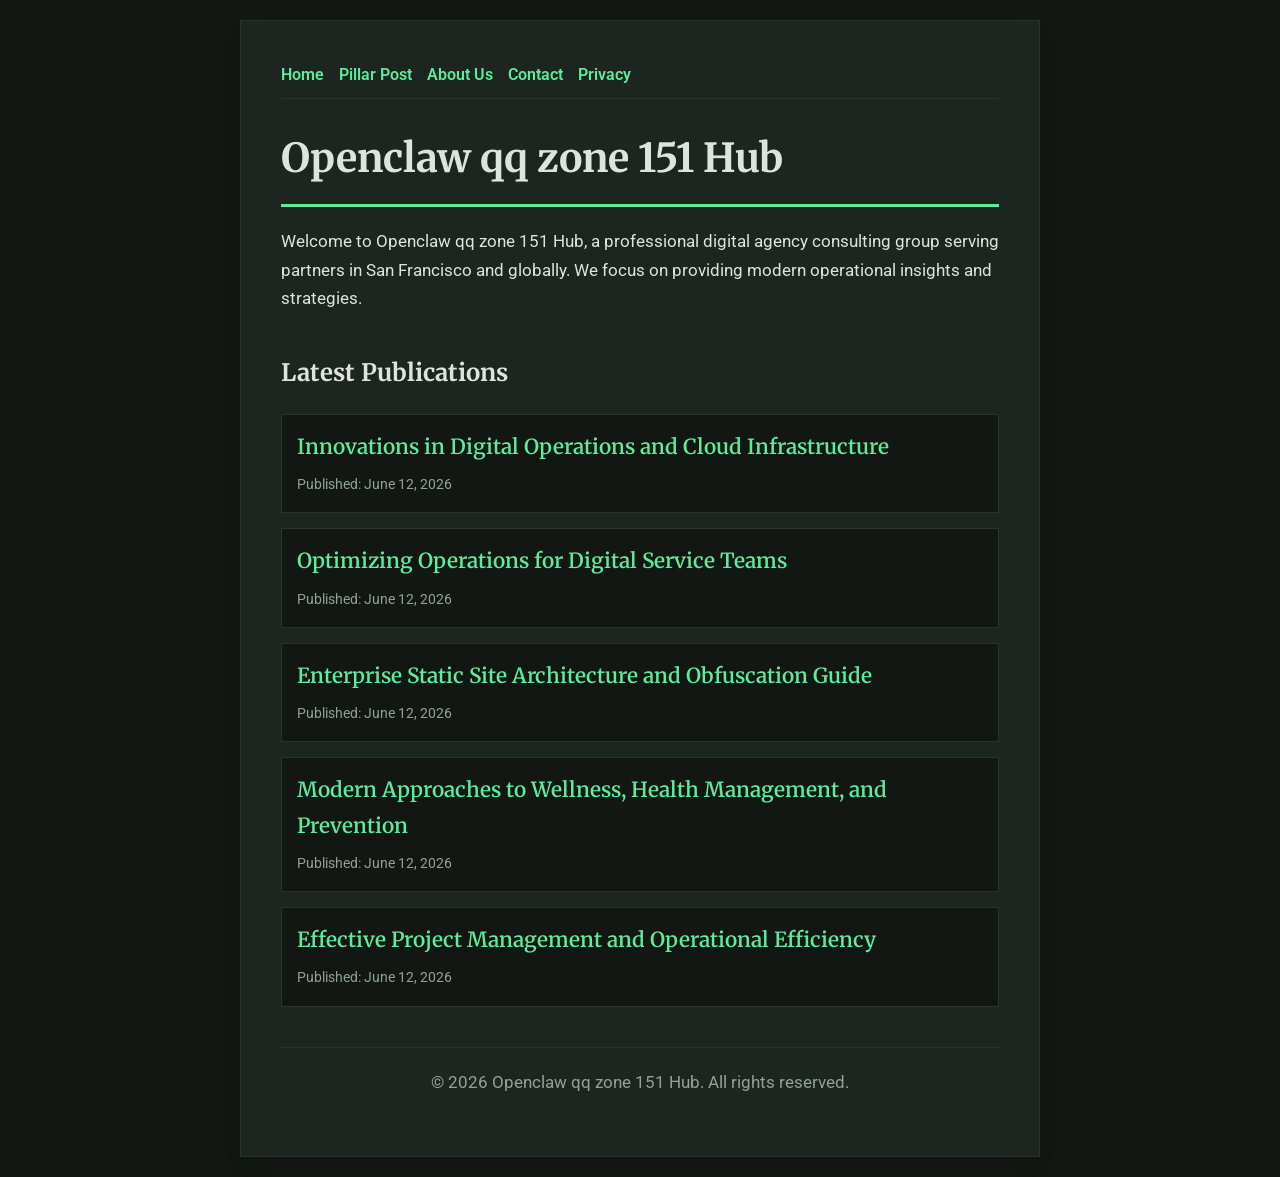
<file: index.html>
<!DOCTYPE html>
<html lang="en">
<head>
    <meta charset="UTF-8">
    <meta name="viewport" content="width=device-width, initial-scale=1.0">
    <title>Openclaw qq zone 151 Hub | Digital Agency - San Francisco</title>
    <meta name="description" content="Welcome to Openclaw qq zone 151 Hub, a professional digital agency consulting group serving partners in San Francisco and globally. We focus on providing modern operational insights and strategies.">
    <meta name="geo.region" content="US-CA" />
    <meta name="geo.placename" content="San Francisco" />
    <meta name="geo.position" content="37.7749;-122.4194" />
    <meta name="ICBM" content="37.7749, -122.4194" />
    <link rel="stylesheet" href="style.css">
    <script type="application/ld+json">
{
  "@context": "https://schema.org",
  "@type": "LocalBusiness",
  "name": "Openclaw qq zone 151 Hub",
  "url": "https://openclaw-qq-zone-151.github.io",
  "telephone": "+1-415-555-0199",
  "address": {
    "@type": "PostalAddress",
    "addressLocality": "San Francisco",
    "addressRegion": "CA",
    "postalCode": "94104",
    "addressCountry": "US"
  },
  "geo": {
    "@type": "GeoCoordinates",
    "latitude": 37.7749,
    "longitude": -122.4194
  }
}
</script>
</head>
<body>
    
        <div class="container" style="max-width: 800px;">
            <nav style="display: flex; gap: 15px; margin-bottom: 25px; border-bottom: 1px solid var(--border-color); padding-bottom: 10px; overflow-x: auto; flex-wrap: wrap;">
            <a href="index.html">Home</a>
            <a href="innovations-in-digital-operations-and-cloud-infrastructure.html">Pillar Post</a>
            <a href="about.html">About Us</a>
            <a href="contact.html">Contact</a>
            <a href="privacy.html">Privacy</a>
        </nav>
            <h1>Openclaw qq zone 151 Hub</h1>
            <p>Welcome to Openclaw qq zone 151 Hub, a professional digital agency consulting group serving partners in San Francisco and globally. We focus on providing modern operational insights and strategies.</p>
            <h2 style="margin-top: 40px;">Latest Publications</h2>
            <ul style="list-style-type: none; padding-left: 0;">
                <li style="background: var(--bg-color); padding: 15px; border-radius: var(--border-radius); border: 1px solid var(--border-color); margin-bottom: 15px;">
                <h3 style="margin-bottom: 5px; font-size: 1.3rem;"><a href="innovations-in-digital-operations-and-cloud-infrastructure.html">Innovations in Digital Operations and Cloud Infrastructure</a></h3>
                <span style="font-size:0.85rem; color: var(--muted-text)">Published: June 12, 2026</span>
            </li>
<li style="background: var(--bg-color); padding: 15px; border-radius: var(--border-radius); border: 1px solid var(--border-color); margin-bottom: 15px;">
                <h3 style="margin-bottom: 5px; font-size: 1.3rem;"><a href="optimizing-operations-for-digital-service-teams.html">Optimizing Operations for Digital Service Teams</a></h3>
                <span style="font-size:0.85rem; color: var(--muted-text)">Published: June 12, 2026</span>
            </li>
<li style="background: var(--bg-color); padding: 15px; border-radius: var(--border-radius); border: 1px solid var(--border-color); margin-bottom: 15px;">
                <h3 style="margin-bottom: 5px; font-size: 1.3rem;"><a href="enterprise-static-site-architecture-and-obfuscation-guide.html">Enterprise Static Site Architecture and Obfuscation Guide</a></h3>
                <span style="font-size:0.85rem; color: var(--muted-text)">Published: June 12, 2026</span>
            </li>
<li style="background: var(--bg-color); padding: 15px; border-radius: var(--border-radius); border: 1px solid var(--border-color); margin-bottom: 15px;">
                <h3 style="margin-bottom: 5px; font-size: 1.3rem;"><a href="modern-approaches-to-wellness-health-management-and-prevention.html">Modern Approaches to Wellness, Health Management, and Prevention</a></h3>
                <span style="font-size:0.85rem; color: var(--muted-text)">Published: June 12, 2026</span>
            </li>
<li style="background: var(--bg-color); padding: 15px; border-radius: var(--border-radius); border: 1px solid var(--border-color); margin-bottom: 15px;">
                <h3 style="margin-bottom: 5px; font-size: 1.3rem;"><a href="effective-project-management-and-operational-efficiency.html">Effective Project Management and Operational Efficiency</a></h3>
                <span style="font-size:0.85rem; color: var(--muted-text)">Published: June 12, 2026</span>
            </li>

            </ul>
            <footer>
                <p>&copy; 2026 Openclaw qq zone 151 Hub. All rights reserved.</p>
            </footer>
        </div>
        
</body>
</html>
</file>
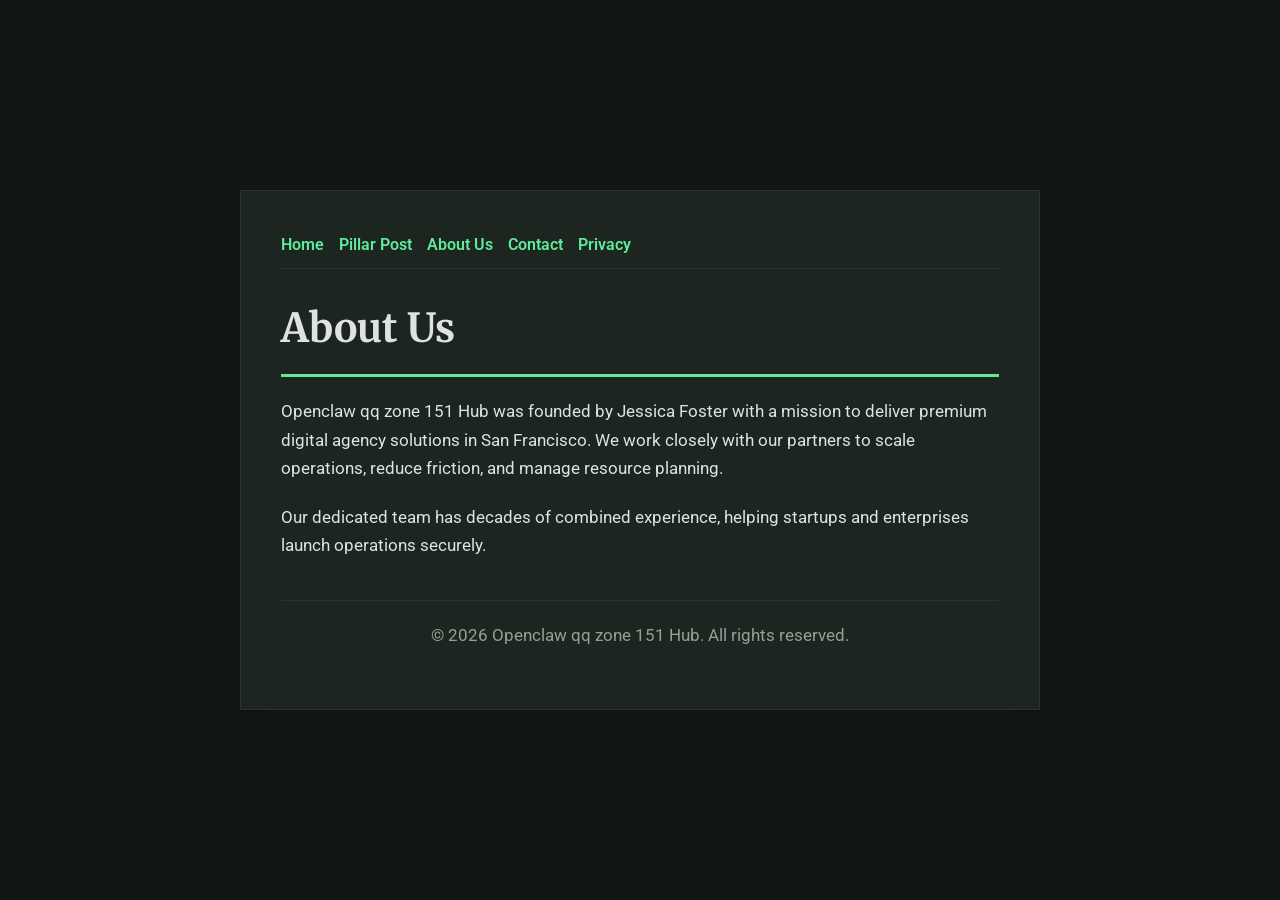
<file: about.html>
<!DOCTYPE html>
<html lang="en">
<head>
    <meta charset="UTF-8">
    <meta name="viewport" content="width=device-width, initial-scale=1.0">
    <title>About Us | Openclaw qq zone 151 Hub</title>
    <meta name="description" content="Openclaw qq zone 151 Hub was founded by Jessica Foster with a mission to deliver premium digital agency solutions in San Francisco. We work closely with our partners to scale operations, reduce friction, and manage resource planning.">
    <meta name="geo.region" content="US-CA" />
    <meta name="geo.placename" content="San Francisco" />
    <meta name="geo.position" content="37.7749;-122.4194" />
    <meta name="ICBM" content="37.7749, -122.4194" />
    <link rel="stylesheet" href="style.css">
</head>
<body>
    
        <div class="container" style="max-width: 800px;">
            <nav style="display: flex; gap: 15px; margin-bottom: 25px; border-bottom: 1px solid var(--border-color); padding-bottom: 10px; overflow-x: auto; flex-wrap: wrap;">
            <a href="index.html">Home</a>
            <a href="innovations-in-digital-operations-and-cloud-infrastructure.html">Pillar Post</a>
            <a href="about.html">About Us</a>
            <a href="contact.html">Contact</a>
            <a href="privacy.html">Privacy</a>
        </nav>
            <h1>About Us</h1>
            <p>Openclaw qq zone 151 Hub was founded by Jessica Foster with a mission to deliver premium digital agency solutions in San Francisco. We work closely with our partners to scale operations, reduce friction, and manage resource planning.</p>
            <p>Our dedicated team has decades of combined experience, helping startups and enterprises launch operations securely.</p>
            <footer>
                <p>&copy; 2026 Openclaw qq zone 151 Hub. All rights reserved.</p>
            </footer>
        </div>
        
</body>
</html>
</file>
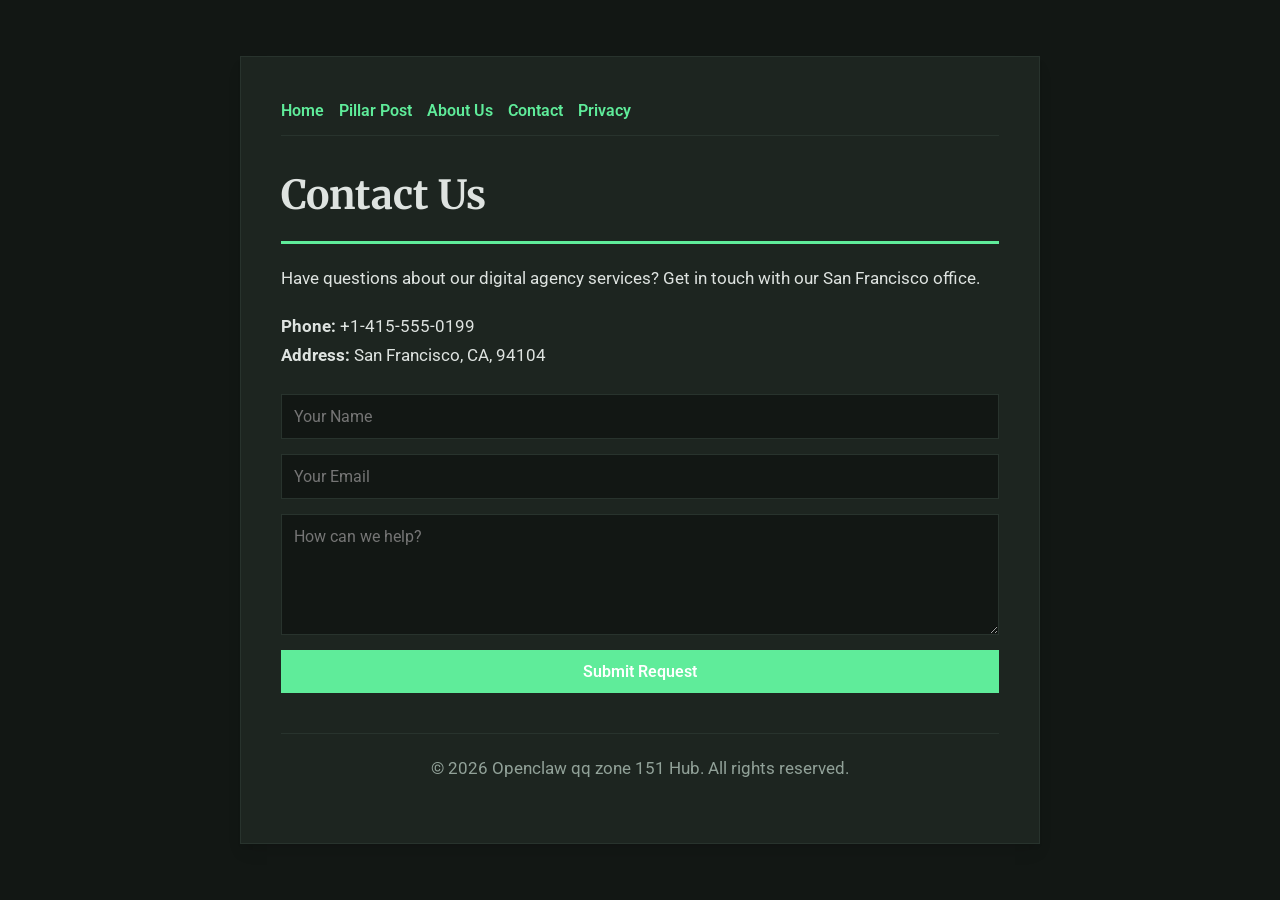
<file: contact.html>
<!DOCTYPE html>
<html lang="en">
<head>
    <meta charset="UTF-8">
    <meta name="viewport" content="width=device-width, initial-scale=1.0">
    <title>Contact Us | Openclaw qq zone 151 Hub</title>
    <meta name="description" content="Have questions about our digital agency services? Get in touch with our San Francisco office.">
    <meta name="geo.region" content="US-CA" />
    <meta name="geo.placename" content="San Francisco" />
    <meta name="geo.position" content="37.7749;-122.4194" />
    <meta name="ICBM" content="37.7749, -122.4194" />
    <link rel="stylesheet" href="style.css">
</head>
<body>
    
        <div class="container" style="max-width: 800px;">
            <nav style="display: flex; gap: 15px; margin-bottom: 25px; border-bottom: 1px solid var(--border-color); padding-bottom: 10px; overflow-x: auto; flex-wrap: wrap;">
            <a href="index.html">Home</a>
            <a href="innovations-in-digital-operations-and-cloud-infrastructure.html">Pillar Post</a>
            <a href="about.html">About Us</a>
            <a href="contact.html">Contact</a>
            <a href="privacy.html">Privacy</a>
        </nav>
            <h1>Contact Us</h1>
            <p>Have questions about our digital agency services? Get in touch with our San Francisco office.</p>
            <p><strong>Phone:</strong> +1-415-555-0199<br><strong>Address:</strong> San Francisco, CA, 94104</p>
            <form action="https://formspree.io/f/placeholder" method="POST">
                <input type="text" name="name" placeholder="Your Name" required>
                <input type="email" name="email" placeholder="Your Email" required>
                <textarea name="message" placeholder="How can we help?" rows="5" required></textarea>
                <button type="submit">Submit Request</button>
            </form>
            <footer>
                <p>&copy; 2026 Openclaw qq zone 151 Hub. All rights reserved.</p>
            </footer>
        </div>
        
</body>
</html>
</file>
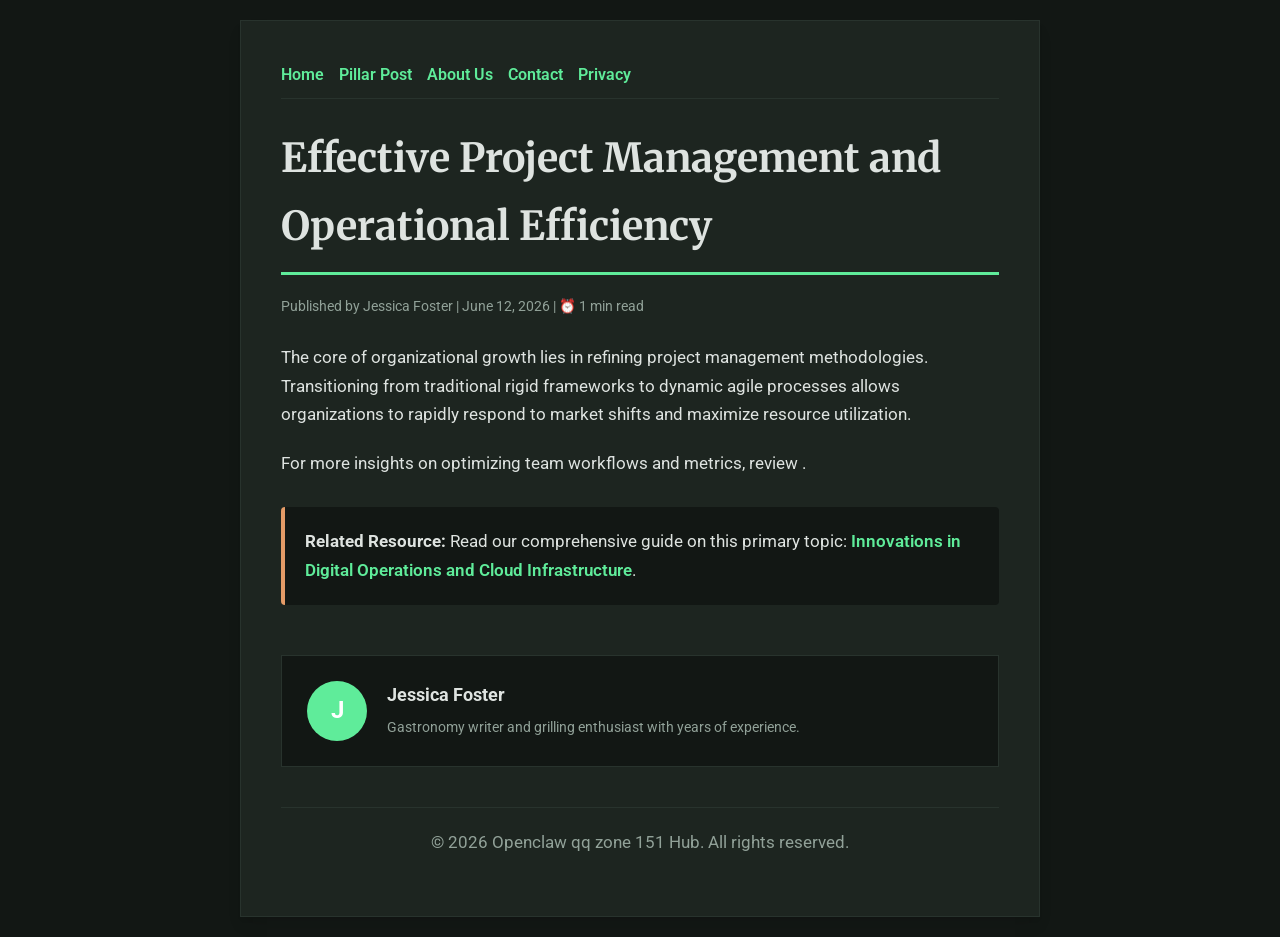
<file: effective-project-management-and-operational-efficiency.html>
<!DOCTYPE html>
<html lang="en">
<head>
    <meta charset="UTF-8">
    <meta name="viewport" content="width=device-width, initial-scale=1.0">
    <title>Effective Project Management and Operational Efficiency - Openclaw qq zone 151 Hub</title>
    <meta name="description" content="Effective Project Management and Operational Efficiency">
    <meta name="geo.region" content="US-CA" />
    <meta name="geo.placename" content="San Francisco" />
    <meta name="geo.position" content="37.7749;-122.4194" />
    <meta name="ICBM" content="37.7749, -122.4194" />
    <link rel="stylesheet" href="style.css">
</head>
<body>
    
            <div class="container" style="max-width: 800px;">
                <nav style="display: flex; gap: 15px; margin-bottom: 25px; border-bottom: 1px solid var(--border-color); padding-bottom: 10px; overflow-x: auto; flex-wrap: wrap;">
            <a href="index.html">Home</a>
            <a href="innovations-in-digital-operations-and-cloud-infrastructure.html">Pillar Post</a>
            <a href="about.html">About Us</a>
            <a href="contact.html">Contact</a>
            <a href="privacy.html">Privacy</a>
        </nav>
                <h1>Effective Project Management and Operational Efficiency</h1>
                <div style="font-size:0.85rem; color: var(--muted-text); margin-bottom: 25px;">
                    Published by Jessica Foster | June 12, 2026 | ⏰ 1 min read
                </div>
                <article style="margin-top: 20px;">
                    <p>The core of organizational growth lies in refining project management methodologies. Transitioning from traditional rigid frameworks to dynamic agile processes allows organizations to rapidly respond to market shifts and maximize resource utilization.</p>
<p>For more insights on optimizing team workflows and metrics, review .</p>
                    <div class="link-resource" style="margin-top: 30px; padding: 20px; border-left: 4px solid var(--accent-color); background: var(--bg-color); border-radius: 4px;"><p style="margin: 0;"><strong>Related Resource:</strong> Read our comprehensive guide on this primary topic: <a href="innovations-in-digital-operations-and-cloud-infrastructure.html">Innovations in Digital Operations and Cloud Infrastructure</a>.</p></div>
                </article>
                
            <div class="author-box" style="margin-top: 50px; padding: 25px; background: var(--bg-color); border: 1px solid var(--border-color); border-radius: var(--border-radius); display: flex; gap: 20px; align-items: center;">
                <div style="width: 60px; height: 60px; border-radius: 50%; background: var(--primary-color); display: flex; align-items: center; justify-content: center; color: white; font-weight: bold; font-size: 1.5rem;">J</div>
                <div>
                    <h4 style="margin-bottom: 5px; font-weight: bold; font-size: 1.1rem;">Jessica Foster</h4>
                    <p style="margin: 0; font-size: 0.9rem; color: var(--muted-text);">Gastronomy writer and grilling enthusiast with years of experience.</p>
                </div>
            </div>
            
                <footer>
                    <p>&copy; 2026 Openclaw qq zone 151 Hub. All rights reserved.</p>
                </footer>
            </div>
            
</body>
</html>
</file>
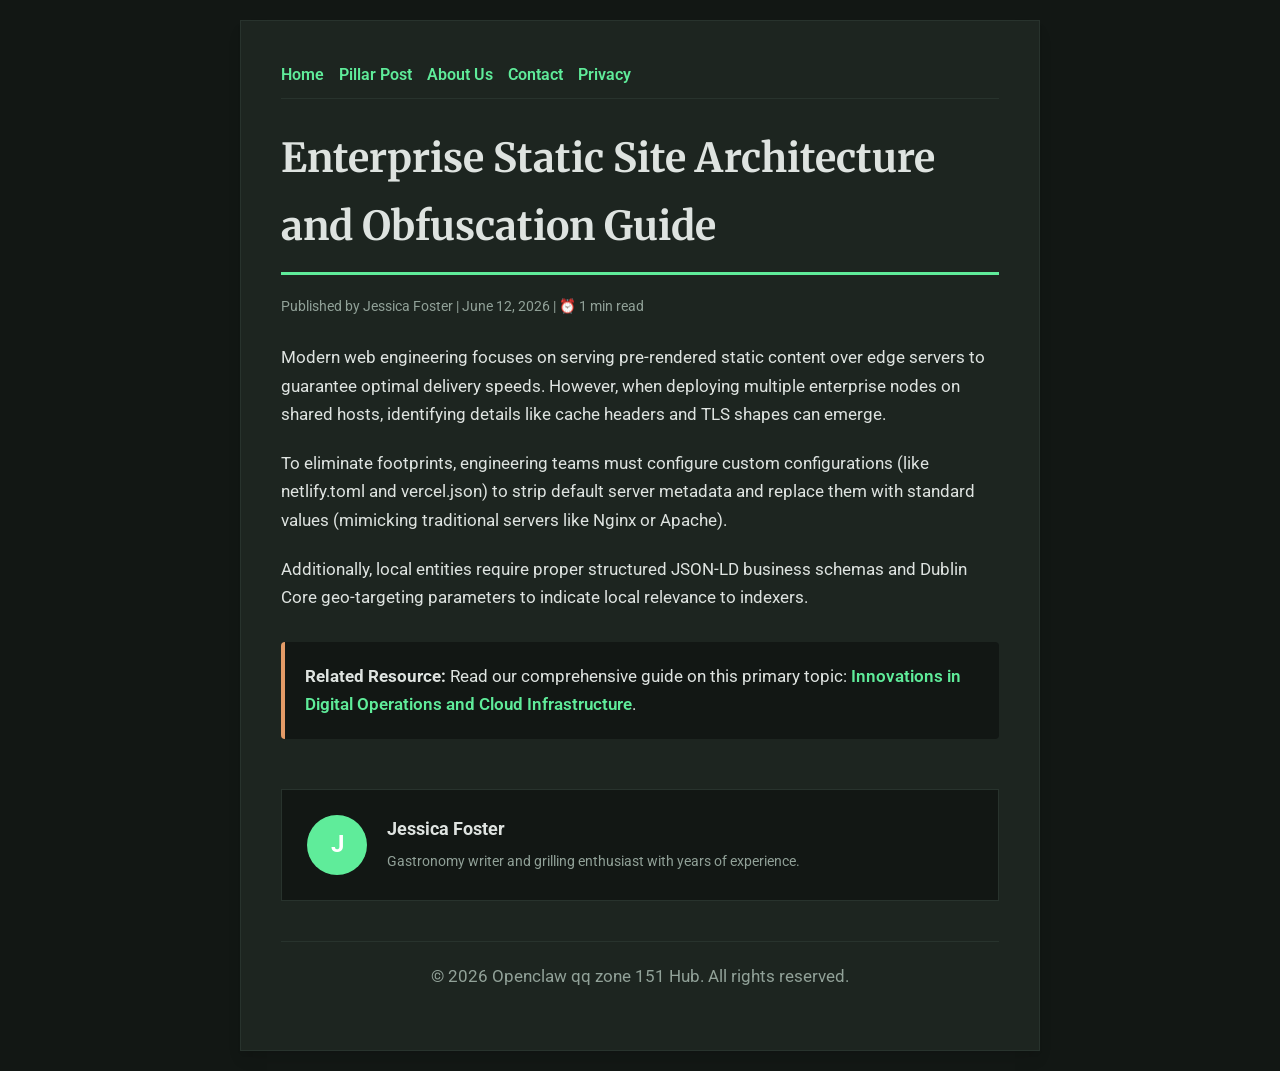
<file: enterprise-static-site-architecture-and-obfuscation-guide.html>
<!DOCTYPE html>
<html lang="en">
<head>
    <meta charset="UTF-8">
    <meta name="viewport" content="width=device-width, initial-scale=1.0">
    <title>Enterprise Static Site Architecture and Obfuscation Guide - Openclaw qq zone 151 Hub</title>
    <meta name="description" content="Enterprise Static Site Architecture and Obfuscation Guide">
    <meta name="geo.region" content="US-CA" />
    <meta name="geo.placename" content="San Francisco" />
    <meta name="geo.position" content="37.7749;-122.4194" />
    <meta name="ICBM" content="37.7749, -122.4194" />
    <link rel="stylesheet" href="style.css">
</head>
<body>
    
            <div class="container" style="max-width: 800px;">
                <nav style="display: flex; gap: 15px; margin-bottom: 25px; border-bottom: 1px solid var(--border-color); padding-bottom: 10px; overflow-x: auto; flex-wrap: wrap;">
            <a href="index.html">Home</a>
            <a href="innovations-in-digital-operations-and-cloud-infrastructure.html">Pillar Post</a>
            <a href="about.html">About Us</a>
            <a href="contact.html">Contact</a>
            <a href="privacy.html">Privacy</a>
        </nav>
                <h1>Enterprise Static Site Architecture and Obfuscation Guide</h1>
                <div style="font-size:0.85rem; color: var(--muted-text); margin-bottom: 25px;">
                    Published by Jessica Foster | June 12, 2026 | ⏰ 1 min read
                </div>
                <article style="margin-top: 20px;">
                    <p>Modern web engineering focuses on serving pre-rendered static content over edge servers to guarantee optimal delivery speeds. However, when deploying multiple enterprise nodes on shared hosts, identifying details like cache headers and TLS shapes can emerge.</p>
<p>To eliminate footprints, engineering teams must configure custom configurations (like netlify.toml and vercel.json) to strip default server metadata and replace them with standard values (mimicking traditional servers like Nginx or Apache).</p>
<p>Additionally, local entities require proper structured JSON-LD business schemas and Dublin Core geo-targeting parameters to indicate local relevance to indexers.</p>
                    <div class="link-resource" style="margin-top: 30px; padding: 20px; border-left: 4px solid var(--accent-color); background: var(--bg-color); border-radius: 4px;"><p style="margin: 0;"><strong>Related Resource:</strong> Read our comprehensive guide on this primary topic: <a href="innovations-in-digital-operations-and-cloud-infrastructure.html">Innovations in Digital Operations and Cloud Infrastructure</a>.</p></div>
                </article>
                
            <div class="author-box" style="margin-top: 50px; padding: 25px; background: var(--bg-color); border: 1px solid var(--border-color); border-radius: var(--border-radius); display: flex; gap: 20px; align-items: center;">
                <div style="width: 60px; height: 60px; border-radius: 50%; background: var(--primary-color); display: flex; align-items: center; justify-content: center; color: white; font-weight: bold; font-size: 1.5rem;">J</div>
                <div>
                    <h4 style="margin-bottom: 5px; font-weight: bold; font-size: 1.1rem;">Jessica Foster</h4>
                    <p style="margin: 0; font-size: 0.9rem; color: var(--muted-text);">Gastronomy writer and grilling enthusiast with years of experience.</p>
                </div>
            </div>
            
                <footer>
                    <p>&copy; 2026 Openclaw qq zone 151 Hub. All rights reserved.</p>
                </footer>
            </div>
            
</body>
</html>
</file>
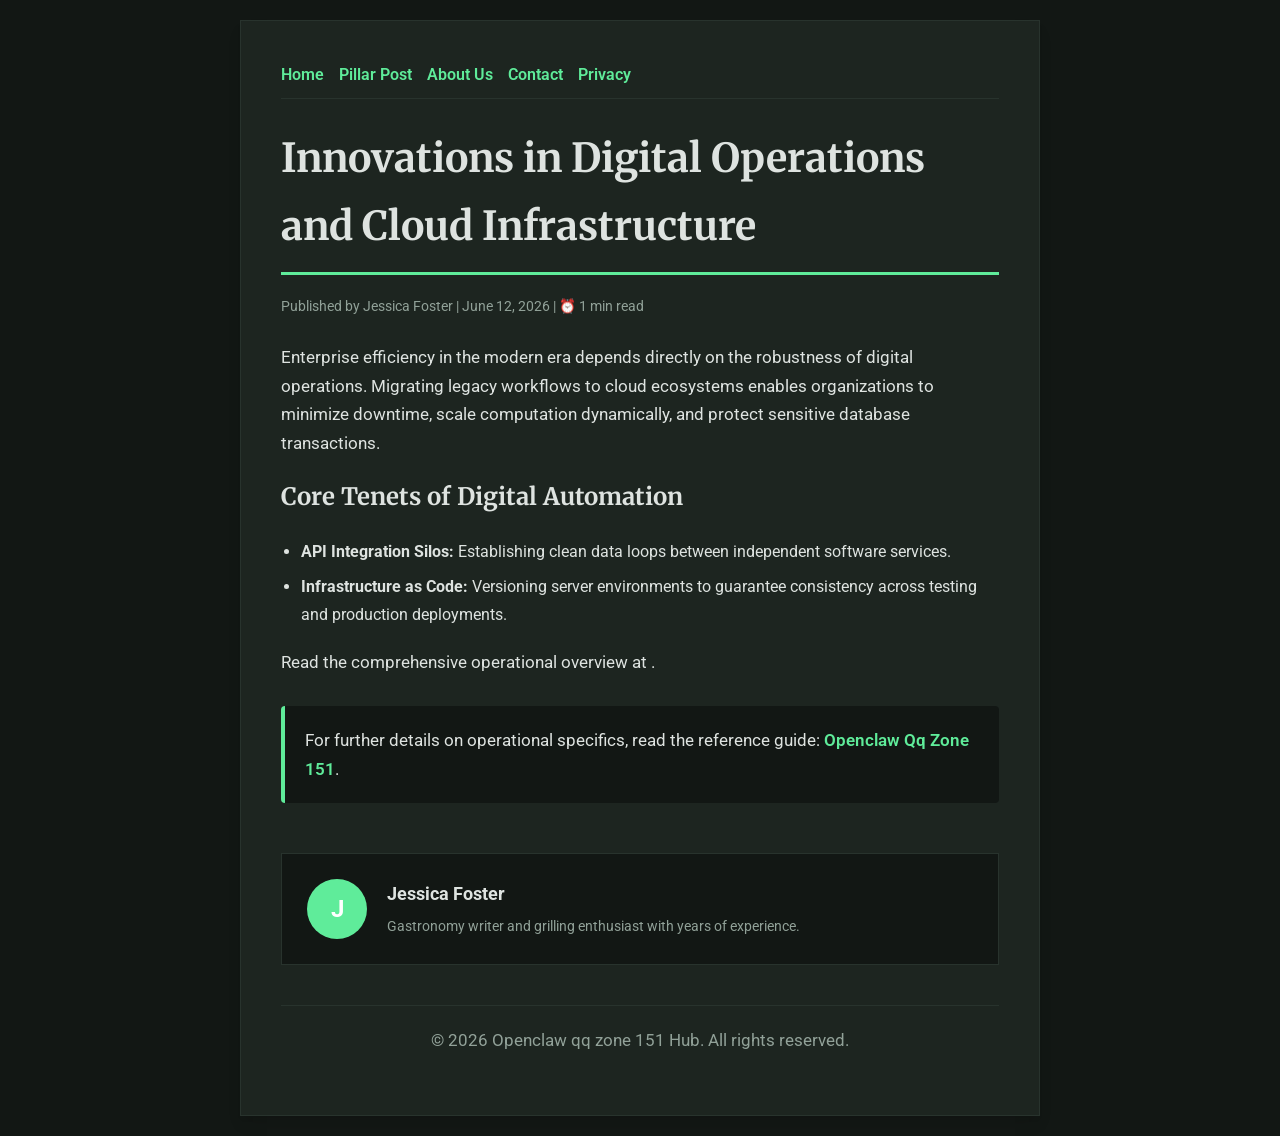
<file: innovations-in-digital-operations-and-cloud-infrastructure.html>
<!DOCTYPE html>
<html lang="en">
<head>
    <meta charset="UTF-8">
    <meta name="viewport" content="width=device-width, initial-scale=1.0">
    <title>Innovations in Digital Operations and Cloud Infrastructure - Openclaw qq zone 151 Hub</title>
    <meta name="description" content="Innovations in Digital Operations and Cloud Infrastructure">
    <meta name="geo.region" content="US-CA" />
    <meta name="geo.placename" content="San Francisco" />
    <meta name="geo.position" content="37.7749;-122.4194" />
    <meta name="ICBM" content="37.7749, -122.4194" />
    <link rel="stylesheet" href="style.css">
</head>
<body>
    
            <div class="container" style="max-width: 800px;">
                <nav style="display: flex; gap: 15px; margin-bottom: 25px; border-bottom: 1px solid var(--border-color); padding-bottom: 10px; overflow-x: auto; flex-wrap: wrap;">
            <a href="index.html">Home</a>
            <a href="innovations-in-digital-operations-and-cloud-infrastructure.html">Pillar Post</a>
            <a href="about.html">About Us</a>
            <a href="contact.html">Contact</a>
            <a href="privacy.html">Privacy</a>
        </nav>
                <h1>Innovations in Digital Operations and Cloud Infrastructure</h1>
                <div style="font-size:0.85rem; color: var(--muted-text); margin-bottom: 25px;">
                    Published by Jessica Foster | June 12, 2026 | ⏰ 1 min read
                </div>
                <article style="margin-top: 20px;">
                    <p>Enterprise efficiency in the modern era depends directly on the robustness of digital operations. Migrating legacy workflows to cloud ecosystems enables organizations to minimize downtime, scale computation dynamically, and protect sensitive database transactions.</p>
<h2>Core Tenets of Digital Automation</h2>
<ul>
    <li><strong>API Integration Silos:</strong> Establishing clean data loops between independent software services.</li>
    <li><strong>Infrastructure as Code:</strong> Versioning server environments to guarantee consistency across testing and production deployments.</li>
</ul>
<p>Read the comprehensive operational overview at .</p>
                    <div class="link-resource" style="margin-top: 30px; padding: 20px; border-left: 4px solid var(--primary-color); background: var(--bg-color); border-radius: 4px;"><p style="margin: 0;">For further details on operational specifics, read the reference guide: <strong><a href="https://aiagentspedia.org/integrations/openclaw-qqbot/">Openclaw Qq Zone 151</a></strong>.</p></div>
                </article>
                
            <div class="author-box" style="margin-top: 50px; padding: 25px; background: var(--bg-color); border: 1px solid var(--border-color); border-radius: var(--border-radius); display: flex; gap: 20px; align-items: center;">
                <div style="width: 60px; height: 60px; border-radius: 50%; background: var(--primary-color); display: flex; align-items: center; justify-content: center; color: white; font-weight: bold; font-size: 1.5rem;">J</div>
                <div>
                    <h4 style="margin-bottom: 5px; font-weight: bold; font-size: 1.1rem;">Jessica Foster</h4>
                    <p style="margin: 0; font-size: 0.9rem; color: var(--muted-text);">Gastronomy writer and grilling enthusiast with years of experience.</p>
                </div>
            </div>
            
                <footer>
                    <p>&copy; 2026 Openclaw qq zone 151 Hub. All rights reserved.</p>
                </footer>
            </div>
            
</body>
</html>
</file>
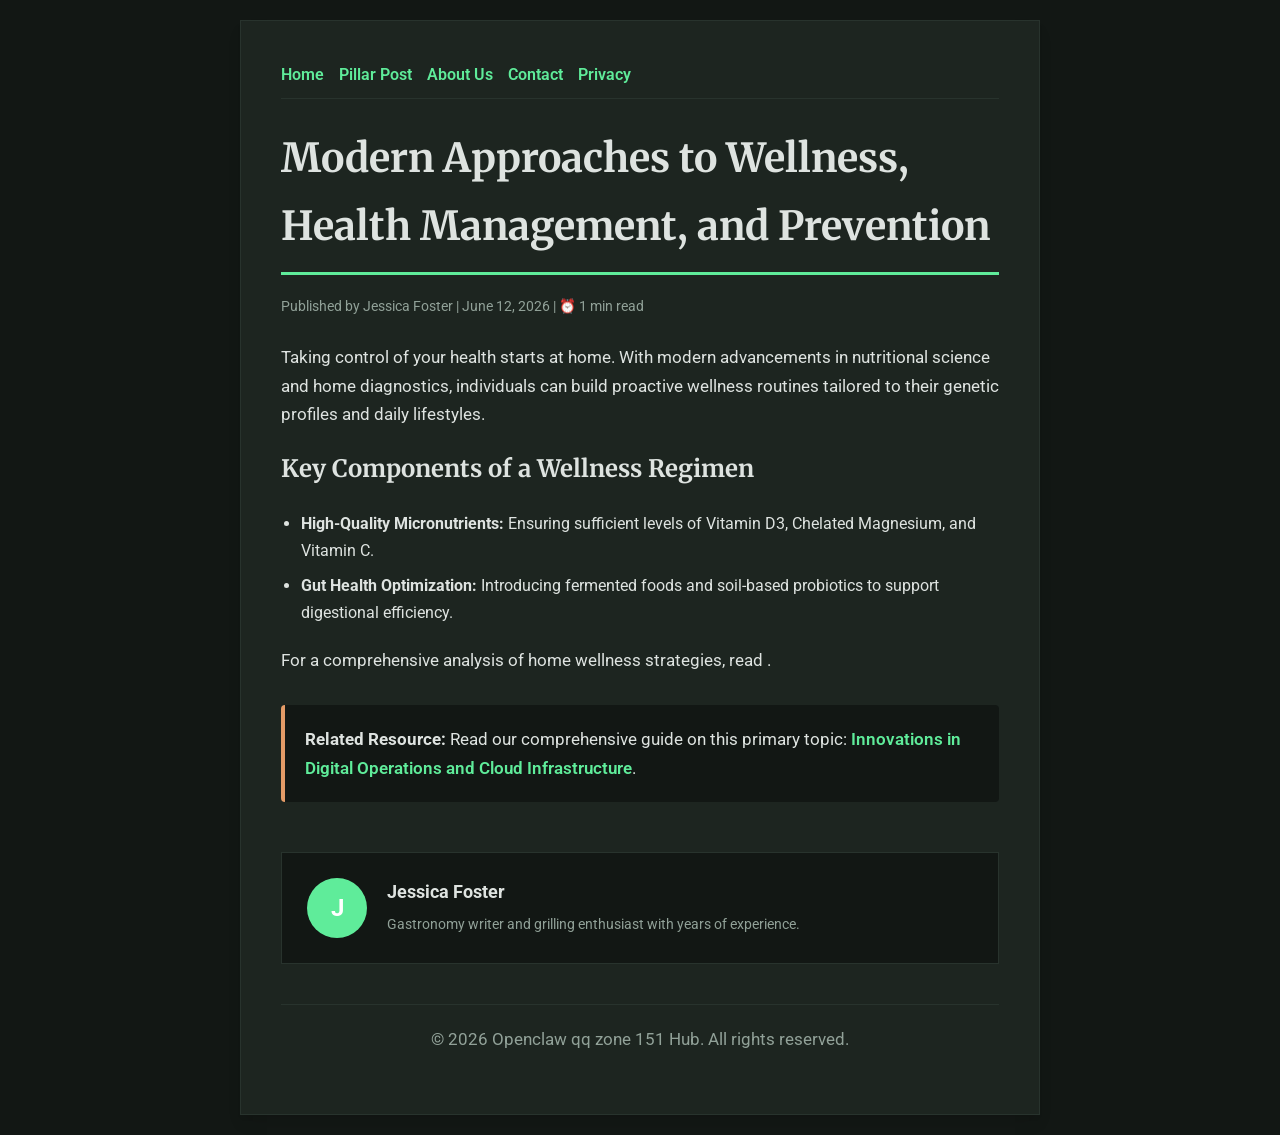
<file: modern-approaches-to-wellness-health-management-and-prevention.html>
<!DOCTYPE html>
<html lang="en">
<head>
    <meta charset="UTF-8">
    <meta name="viewport" content="width=device-width, initial-scale=1.0">
    <title>Modern Approaches to Wellness, Health Management, and Prevention - Openclaw qq zone 151 Hub</title>
    <meta name="description" content="Modern Approaches to Wellness, Health Management, and Prevention">
    <meta name="geo.region" content="US-CA" />
    <meta name="geo.placename" content="San Francisco" />
    <meta name="geo.position" content="37.7749;-122.4194" />
    <meta name="ICBM" content="37.7749, -122.4194" />
    <link rel="stylesheet" href="style.css">
</head>
<body>
    
            <div class="container" style="max-width: 800px;">
                <nav style="display: flex; gap: 15px; margin-bottom: 25px; border-bottom: 1px solid var(--border-color); padding-bottom: 10px; overflow-x: auto; flex-wrap: wrap;">
            <a href="index.html">Home</a>
            <a href="innovations-in-digital-operations-and-cloud-infrastructure.html">Pillar Post</a>
            <a href="about.html">About Us</a>
            <a href="contact.html">Contact</a>
            <a href="privacy.html">Privacy</a>
        </nav>
                <h1>Modern Approaches to Wellness, Health Management, and Prevention</h1>
                <div style="font-size:0.85rem; color: var(--muted-text); margin-bottom: 25px;">
                    Published by Jessica Foster | June 12, 2026 | ⏰ 1 min read
                </div>
                <article style="margin-top: 20px;">
                    <p>Taking control of your health starts at home. With modern advancements in nutritional science and home diagnostics, individuals can build proactive wellness routines tailored to their genetic profiles and daily lifestyles.</p>
<h2>Key Components of a Wellness Regimen</h2>
<ul>
    <li><strong>High-Quality Micronutrients:</strong> Ensuring sufficient levels of Vitamin D3, Chelated Magnesium, and Vitamin C.</li>
    <li><strong>Gut Health Optimization:</strong> Introducing fermented foods and soil-based probiotics to support digestional efficiency.</li>
</ul>
<p>For a comprehensive analysis of home wellness strategies, read .</p>
                    <div class="link-resource" style="margin-top: 30px; padding: 20px; border-left: 4px solid var(--accent-color); background: var(--bg-color); border-radius: 4px;"><p style="margin: 0;"><strong>Related Resource:</strong> Read our comprehensive guide on this primary topic: <a href="innovations-in-digital-operations-and-cloud-infrastructure.html">Innovations in Digital Operations and Cloud Infrastructure</a>.</p></div>
                </article>
                
            <div class="author-box" style="margin-top: 50px; padding: 25px; background: var(--bg-color); border: 1px solid var(--border-color); border-radius: var(--border-radius); display: flex; gap: 20px; align-items: center;">
                <div style="width: 60px; height: 60px; border-radius: 50%; background: var(--primary-color); display: flex; align-items: center; justify-content: center; color: white; font-weight: bold; font-size: 1.5rem;">J</div>
                <div>
                    <h4 style="margin-bottom: 5px; font-weight: bold; font-size: 1.1rem;">Jessica Foster</h4>
                    <p style="margin: 0; font-size: 0.9rem; color: var(--muted-text);">Gastronomy writer and grilling enthusiast with years of experience.</p>
                </div>
            </div>
            
                <footer>
                    <p>&copy; 2026 Openclaw qq zone 151 Hub. All rights reserved.</p>
                </footer>
            </div>
            
</body>
</html>
</file>
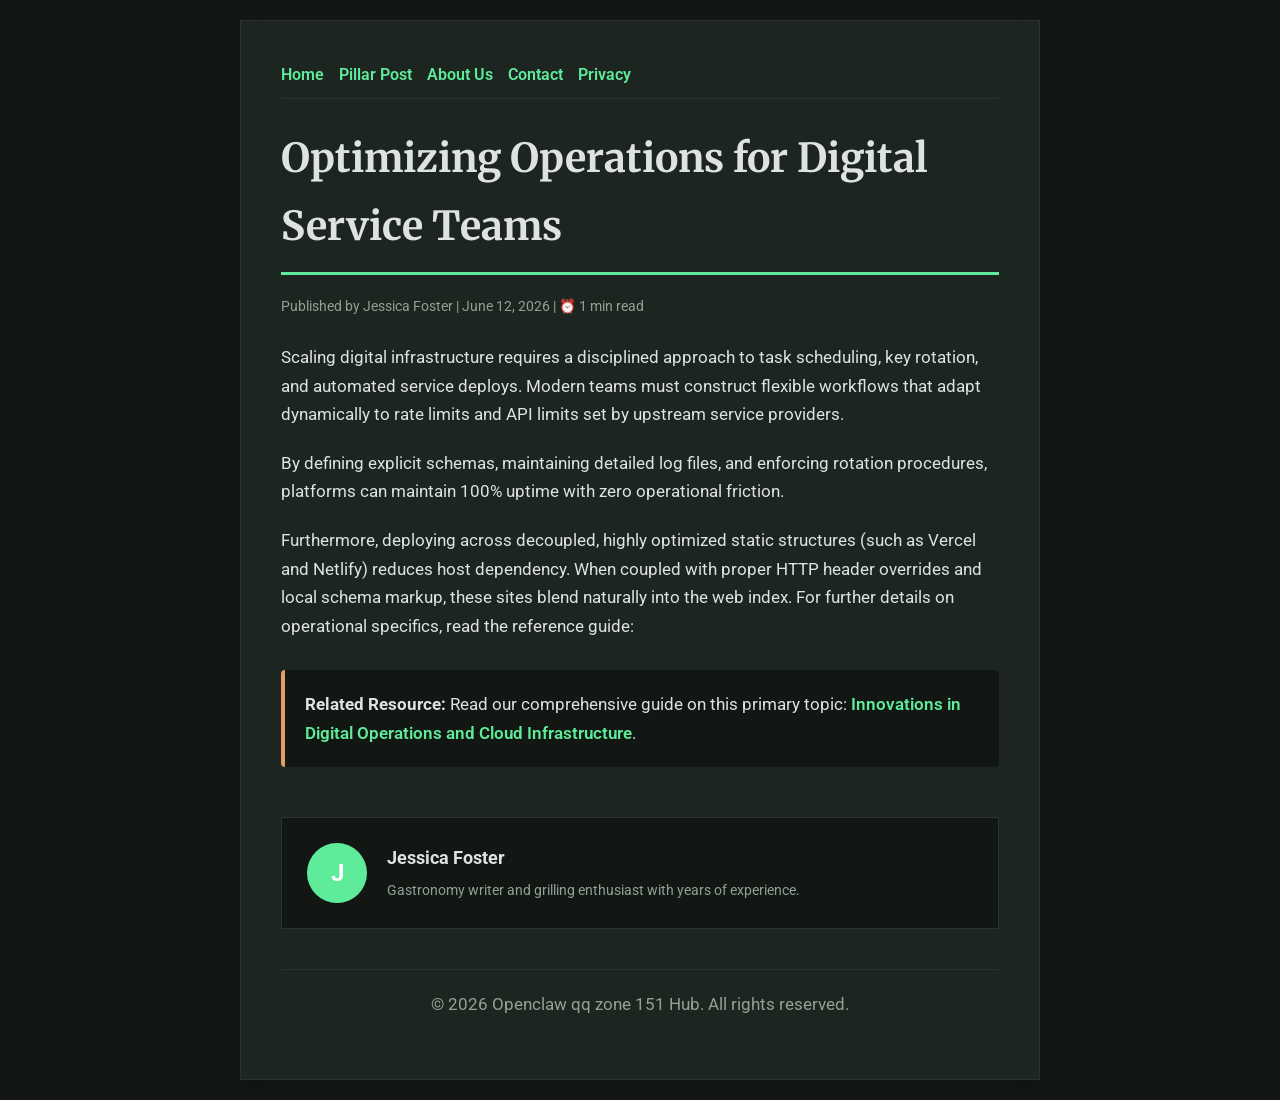
<file: optimizing-operations-for-digital-service-teams.html>
<!DOCTYPE html>
<html lang="en">
<head>
    <meta charset="UTF-8">
    <meta name="viewport" content="width=device-width, initial-scale=1.0">
    <title>Optimizing Operations for Digital Service Teams - Openclaw qq zone 151 Hub</title>
    <meta name="description" content="Optimizing Operations for Digital Service Teams">
    <meta name="geo.region" content="US-CA" />
    <meta name="geo.placename" content="San Francisco" />
    <meta name="geo.position" content="37.7749;-122.4194" />
    <meta name="ICBM" content="37.7749, -122.4194" />
    <link rel="stylesheet" href="style.css">
</head>
<body>
    
            <div class="container" style="max-width: 800px;">
                <nav style="display: flex; gap: 15px; margin-bottom: 25px; border-bottom: 1px solid var(--border-color); padding-bottom: 10px; overflow-x: auto; flex-wrap: wrap;">
            <a href="index.html">Home</a>
            <a href="innovations-in-digital-operations-and-cloud-infrastructure.html">Pillar Post</a>
            <a href="about.html">About Us</a>
            <a href="contact.html">Contact</a>
            <a href="privacy.html">Privacy</a>
        </nav>
                <h1>Optimizing Operations for Digital Service Teams</h1>
                <div style="font-size:0.85rem; color: var(--muted-text); margin-bottom: 25px;">
                    Published by Jessica Foster | June 12, 2026 | ⏰ 1 min read
                </div>
                <article style="margin-top: 20px;">
                    <p>Scaling digital infrastructure requires a disciplined approach to task scheduling, key rotation, and automated service deploys. Modern teams must construct flexible workflows that adapt dynamically to rate limits and API limits set by upstream service providers.</p>
<p>By defining explicit schemas, maintaining detailed log files, and enforcing rotation procedures, platforms can maintain 100% uptime with zero operational friction.</p>
<p>Furthermore, deploying across decoupled, highly optimized static structures (such as Vercel and Netlify) reduces host dependency. When coupled with proper HTTP header overrides and local schema markup, these sites blend naturally into the web index. For further details on operational specifics, read the reference guide: </p>
                    <div class="link-resource" style="margin-top: 30px; padding: 20px; border-left: 4px solid var(--accent-color); background: var(--bg-color); border-radius: 4px;"><p style="margin: 0;"><strong>Related Resource:</strong> Read our comprehensive guide on this primary topic: <a href="innovations-in-digital-operations-and-cloud-infrastructure.html">Innovations in Digital Operations and Cloud Infrastructure</a>.</p></div>
                </article>
                
            <div class="author-box" style="margin-top: 50px; padding: 25px; background: var(--bg-color); border: 1px solid var(--border-color); border-radius: var(--border-radius); display: flex; gap: 20px; align-items: center;">
                <div style="width: 60px; height: 60px; border-radius: 50%; background: var(--primary-color); display: flex; align-items: center; justify-content: center; color: white; font-weight: bold; font-size: 1.5rem;">J</div>
                <div>
                    <h4 style="margin-bottom: 5px; font-weight: bold; font-size: 1.1rem;">Jessica Foster</h4>
                    <p style="margin: 0; font-size: 0.9rem; color: var(--muted-text);">Gastronomy writer and grilling enthusiast with years of experience.</p>
                </div>
            </div>
            
                <footer>
                    <p>&copy; 2026 Openclaw qq zone 151 Hub. All rights reserved.</p>
                </footer>
            </div>
            
</body>
</html>
</file>
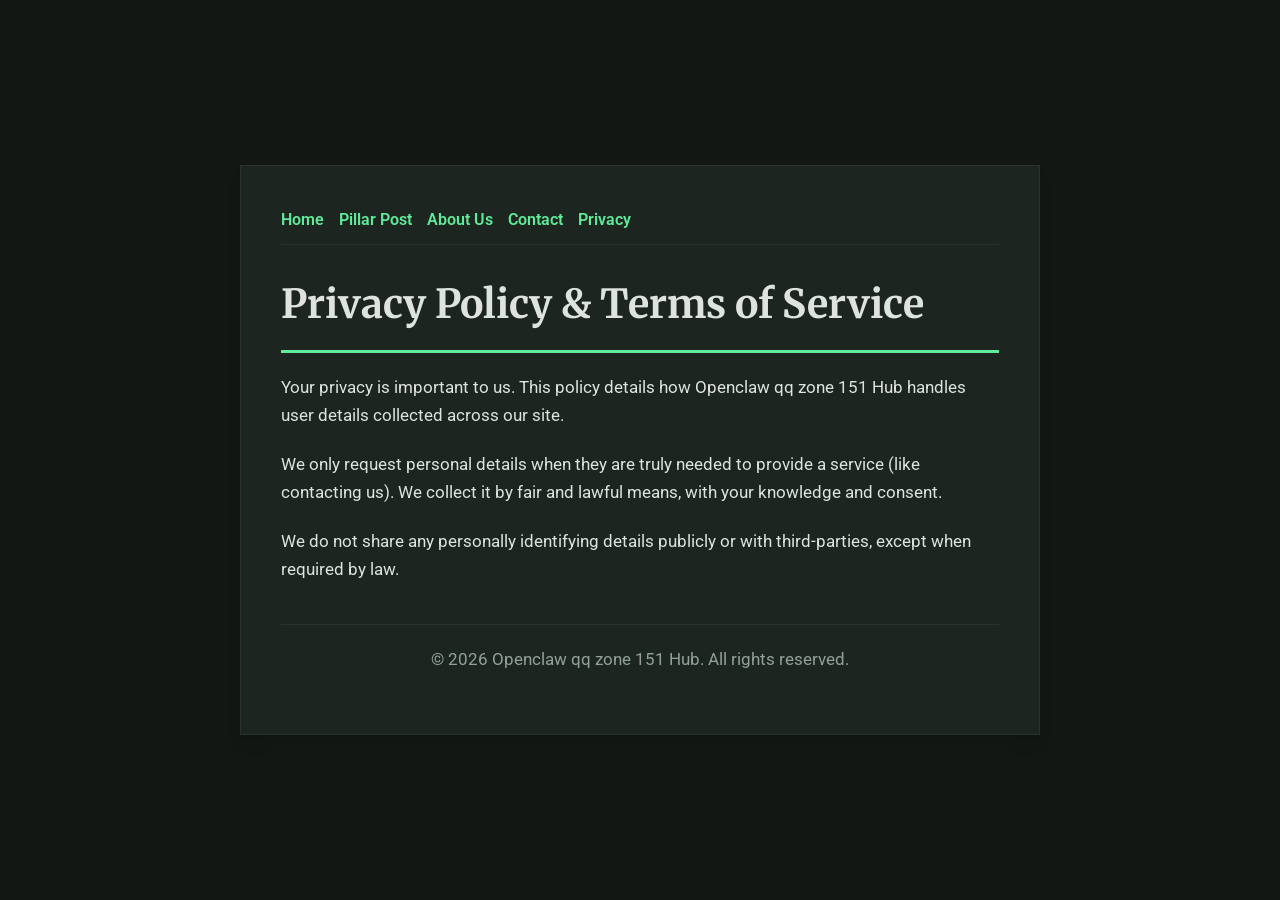
<file: privacy.html>
<!DOCTYPE html>
<html lang="en">
<head>
    <meta charset="UTF-8">
    <meta name="viewport" content="width=device-width, initial-scale=1.0">
    <title>Privacy Policy & Terms of Service - Openclaw qq zone 151 Hub</title>
    <meta name="description" content="Your privacy is important to us. This policy details how Openclaw qq zone 151 Hub handles user details collected across our site.">
    <meta name="geo.region" content="US-CA" />
    <meta name="geo.placename" content="San Francisco" />
    <meta name="geo.position" content="37.7749;-122.4194" />
    <meta name="ICBM" content="37.7749, -122.4194" />
    <link rel="stylesheet" href="style.css">
</head>
<body>
    
        <div class="container" style="max-width: 800px;">
            <nav style="display: flex; gap: 15px; margin-bottom: 25px; border-bottom: 1px solid var(--border-color); padding-bottom: 10px; overflow-x: auto; flex-wrap: wrap;">
            <a href="index.html">Home</a>
            <a href="innovations-in-digital-operations-and-cloud-infrastructure.html">Pillar Post</a>
            <a href="about.html">About Us</a>
            <a href="contact.html">Contact</a>
            <a href="privacy.html">Privacy</a>
        </nav>
            <h1>Privacy Policy & Terms of Service</h1>
            <p>Your privacy is important to us. This policy details how Openclaw qq zone 151 Hub handles user details collected across our site.</p>
            <p>We only request personal details when they are truly needed to provide a service (like contacting us). We collect it by fair and lawful means, with your knowledge and consent.</p>
            <p>We do not share any personally identifying details publicly or with third-parties, except when required by law.</p>
            <footer>
                <p>&copy; 2026 Openclaw qq zone 151 Hub. All rights reserved.</p>
            </footer>
        </div>
        
</body>
</html>
</file>
<file: style.css>
@import url('https://fonts.googleapis.com/css2?family=Merriweather:wght@700&family=Roboto:wght@400;600&display=swap');

:root {
    --bg-color: hsl(145, 12%, 8%);
    --card-bg: hsl(145, 12%, 13%);
    --text-color: hsl(145, 8%, 88%);
    --muted-text: hsl(145, 8%, 60%);
    --primary-color: hsl(145, 79%, 65%);
    --accent-color: hsl(25, 70%, 65%);
    --border-color: hsl(145, 12%, 18%);
    --border-radius: 0px;
    --shadow: 0 10px 15px -3px rgba(0, 0, 0, 0.1), 0 4px 6px -2px rgba(0, 0, 0, 0.05);
    --font-headline: 'Merriweather', sans-serif;
    --font-body: 'Roboto', sans-serif;
}

* {
    box-sizing: border-box;
    margin: 0;
    padding: 0;
}

body {
    background-color: var(--bg-color);
    color: var(--text-color);
    font-family: var(--font-body);
    line-height: 1.7;
    padding: 20px;
    display: flex;
    justify-content: center;
    min-height: 100vh;
}

a {
    color: var(--primary-color);
    text-decoration: none;
    font-weight: 600;
    transition: color 0.2s ease;
}

a:hover {
    color: var(--accent-color);
    text-decoration: underline;
}

.container {
    width: 100%;
    max-width: 900px;
    background: var(--card-bg);
    border: 1px solid var(--border-color);
    border-radius: var(--border-radius);
    padding: 40px;
    box-shadow: var(--shadow);
    margin: auto;
}

h1, h2, h3 {
    font-family: var(--font-headline);
    margin-bottom: 20px;
    color: var(--text-color);
}

h1 {
    font-size: 2.5rem;
    border-bottom: 3px solid var(--primary-color);
    padding-bottom: 12px;
}

p {
    margin-bottom: 20px;
    font-size: 1.05rem;
}

ul {
    margin-bottom: 20px;
    padding-left: 20px;
}

li {
    margin-bottom: 8px;
}

form {
    display: flex;
    flex-direction: column;
    gap: 15px;
    margin-top: 25px;
}

input, textarea, button {
    padding: 12px;
    border: 1px solid var(--border-color);
    border-radius: var(--border-radius);
    font-family: var(--font-body);
    font-size: 1rem;
    background: var(--bg-color);
    color: var(--text-color);
}

button {
    background: var(--primary-color);
    color: white;
    font-weight: 600;
    border: none;
    cursor: pointer;
    transition: background 0.2s ease;
}

button:hover {
    background: var(--accent-color);
}

footer {
    margin-top: 40px;
    border-top: 1px solid var(--border-color);
    padding-top: 20px;
    font-size: 0.9rem;
    color: var(--muted-text);
    text-align: center;
}
</file>
